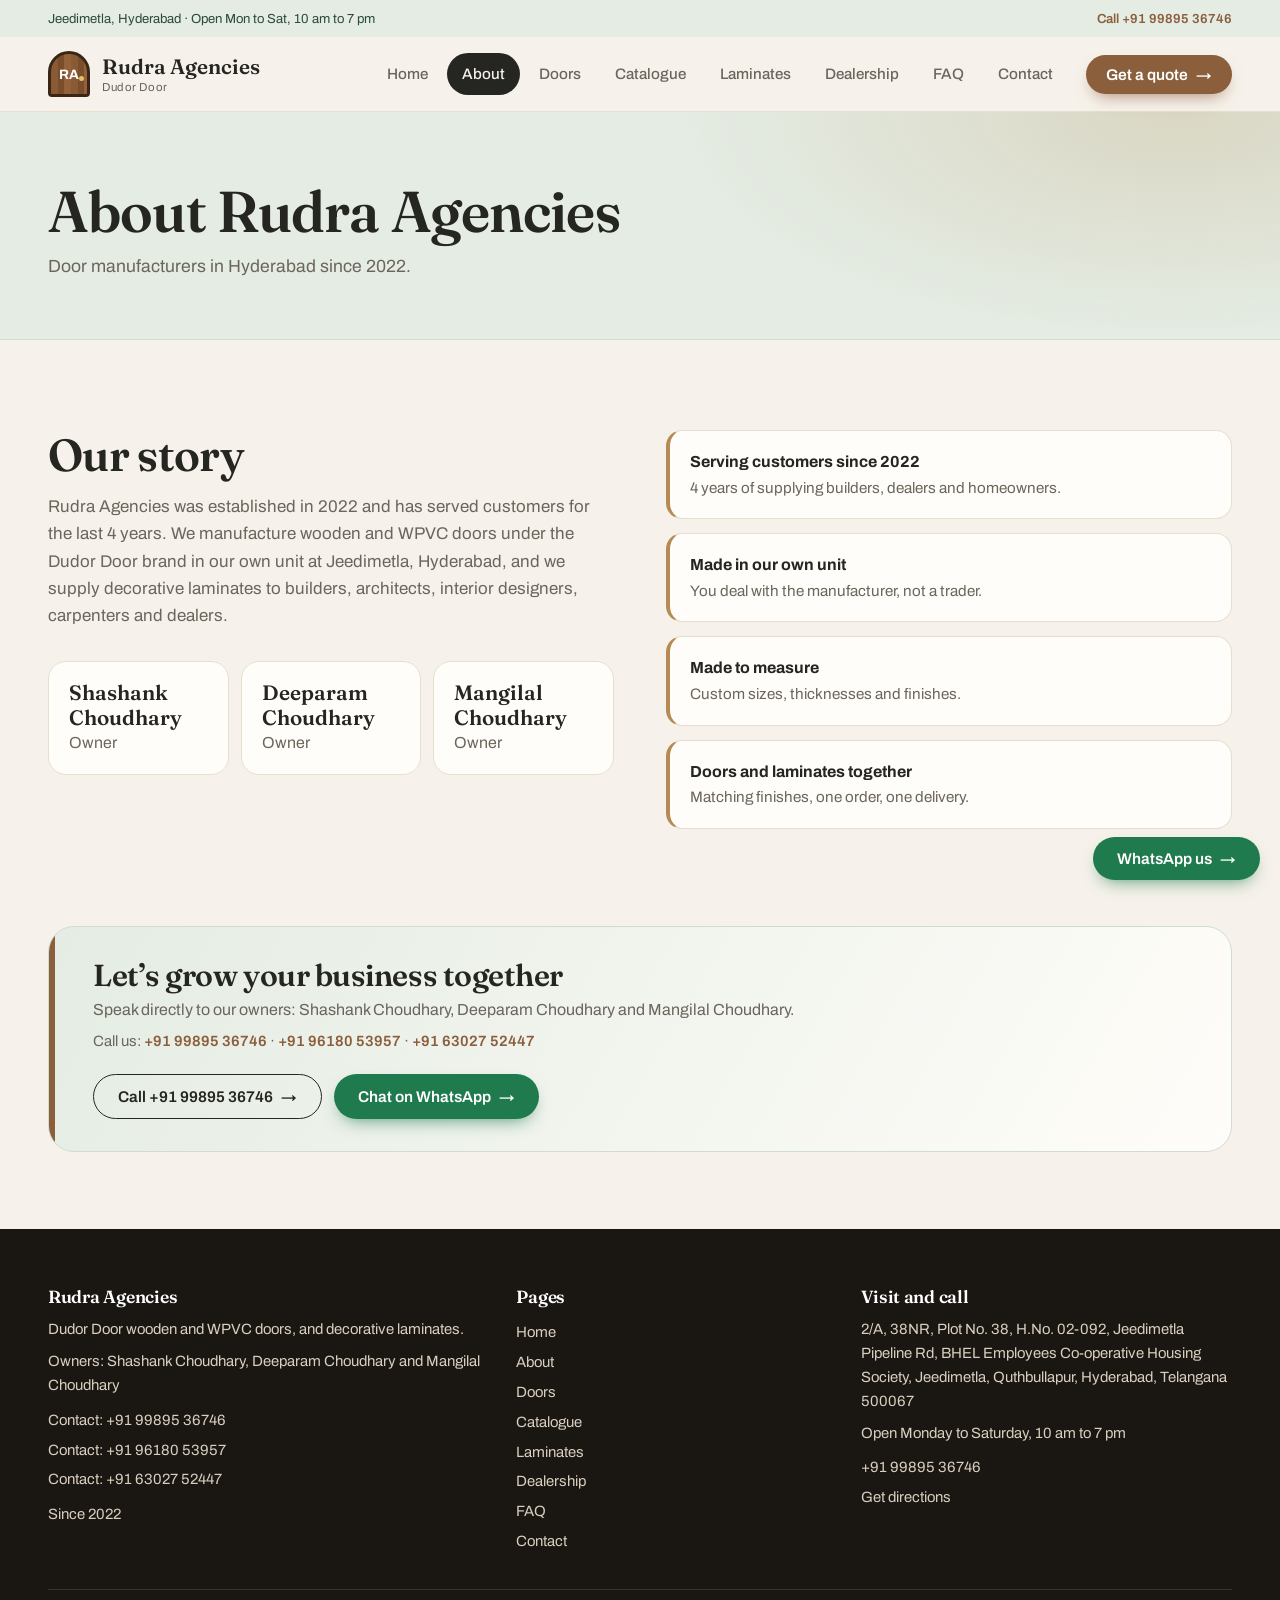
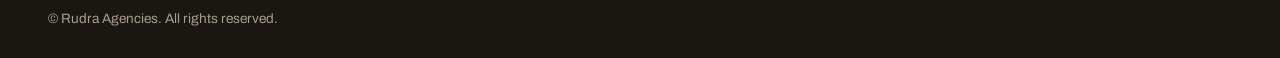
<file: about.html>
<!DOCTYPE html>
<html lang="en"><head><meta charset="utf-8"><meta name="viewport" content="width=device-width, initial-scale=1, viewport-fit=cover">
<title>About Us | Rudra Agencies, Door Manufacturers in Hyderabad</title><meta name="description" content="Rudra Agencies, owned by Shashank Choudhary, Deeparam Choudhary and Mangilal Choudhary, has made Dudor Door wooden and WPVC doors in Jeedimetla, Hyderabad since 2022.">
<link rel="preconnect" href="https://fonts.googleapis.com"><link rel="preconnect" href="https://fonts.gstatic.com" crossorigin>
<link href="https://fonts.googleapis.com/css2?family=Archivo:wght@400;500;600;700&family=Fraunces:opsz,wght@9..144,500;9..144,600&display=swap" rel="stylesheet">
<link rel="stylesheet" href="style.css"><script>document.documentElement.classList.add("js");setTimeout(function(){[].forEach.call(document.querySelectorAll(".rv"),function(e){e.classList.add("in")})},3500)</script></head><body data-page="about">
<div class="util"><div class="wrap"><span>Jeedimetla, Hyderabad · Open Mon to Sat, 10 am to 7 pm</span><a href="tel:+919989536746">Call +91 99895 36746</a></div></div><header class="top"><div class="wrap bar"><a class="logo" href="index.html" aria-label="Rudra Agencies home"><span class="mark" aria-hidden="true">RA</span><span><b>Rudra Agencies</b><small>Dudor Door</small></span></a><button class="burger" aria-label="Open menu" aria-expanded="false"><span></span></button><nav aria-label="Main"><a href="index.html">Home</a><a href="about.html" class="on" aria-current="page">About</a><a href="doors.html">Doors</a><a href="catalogue.html">Catalogue</a><a href="laminates.html">Laminates</a><a href="dealership.html">Dealership</a><a href="faq.html">FAQ</a><a href="contact.html">Contact</a></nav><a class="btn" href="dealership.html">Get a quote</a></div></header>
<main><div class="pagehead"><div class="wrap"><h1>About Rudra Agencies</h1><p>Door manufacturers in Hyderabad since 2022.</p></div></div><section class="rv"><div class="wrap two">
<div><h2>Our story</h2><p class="sub">Rudra Agencies was established in 2022 and has served customers for the last 4 years. We manufacture wooden and WPVC doors under the Dudor Door brand in our own unit at Jeedimetla, Hyderabad, and we supply decorative laminates to builders, architects, interior designers, carpenters and dealers.</p>
<div class="owners"><div class="owner"><b>Shashank Choudhary</b>Owner</div><div class="owner"><b>Deeparam Choudhary</b>Owner</div><div class="owner"><b>Mangilal Choudhary</b>Owner</div></div></div>
<div class="facts"><div class="fact"><b>Serving customers since 2022</b><span>4 years of supplying builders, dealers and homeowners.</span></div>
<div class="fact"><b>Made in our own unit</b><span>You deal with the manufacturer, not a trader.</span></div>
<div class="fact"><b>Made to measure</b><span>Custom sizes, thicknesses and finishes.</span></div>
<div class="fact"><b>Doors and laminates together</b><span>Matching finishes, one order, one delivery.</span></div></div>
</div></section><section class="cta2 rv"><div class="wrap"><div class="cta-card"><div class="cta-text"><h2>Let’s grow your business together</h2><p>Speak directly to our owners: Shashank Choudhary, Deeparam Choudhary and Mangilal Choudhary.</p><p class="nums">Call us: <a href="tel:+919989536746">+91 99895 36746</a> · <a href="tel:+919618053957">+91 96180 53957</a> · <a href="tel:+916302752447">+91 63027 52447</a></p></div><div class="cta-actions"><a class="btn alt" href="tel:+919989536746">Call +91 99895 36746</a><a class="btn" href="https://wa.me/919989536746?text=Hello%2C%20I%20would%20like%20to%20know%20more%20about%20your%20doors%20and%20laminates." target="_blank" rel="noopener">Chat on WhatsApp</a></div></div></div></section></main>
<footer class="foot2"><div class="wrap"><div class="fgrid"><div><h4>Rudra Agencies</h4><p>Dudor Door wooden and WPVC doors, and decorative laminates.</p><p>Owners: Shashank Choudhary, Deeparam Choudhary and Mangilal Choudhary</p><a href="tel:+919989536746">Contact: +91 99895 36746</a><a href="tel:+919618053957">Contact: +91 96180 53957</a><a href="tel:+916302752447">Contact: +91 63027 52447</a><p style="margin-top:8px">Since 2022</p></div><div><h4>Pages</h4><a href="index.html">Home</a><a href="about.html">About</a><a href="doors.html">Doors</a><a href="catalogue.html">Catalogue</a><a href="laminates.html">Laminates</a><a href="dealership.html">Dealership</a><a href="faq.html">FAQ</a><a href="contact.html">Contact</a></div><div><h4>Visit and call</h4><p>2/A, 38NR, Plot No. 38, H.No. 02-092, Jeedimetla Pipeline Rd, BHEL Employees Co-operative Housing Society, Jeedimetla, Quthbullapur, Hyderabad, Telangana 500067</p><p>Open Monday to Saturday, 10 am to 7 pm</p><a href="tel:+919989536746">+91 99895 36746</a><a href="https://maps.app.goo.gl/E9idkD42hNt2owY36" target="_blank" rel="noopener">Get directions</a></div></div><div class="copy">© Rudra Agencies. All rights reserved.</div></div></footer><div class="mbar"><a class="btn" href="tel:+919989536746">Call</a><a class="btn" href="https://wa.me/919989536746?text=Hello%2C%20I%20would%20like%20to%20know%20more%20about%20your%20doors%20and%20laminates." target="_blank" rel="noopener">WhatsApp</a></div><a class="btn fab" href="https://wa.me/919989536746?text=Hello%2C%20I%20would%20like%20to%20know%20more%20about%20your%20doors%20and%20laminates." target="_blank" rel="noopener">WhatsApp us</a><script src="app.js"></script></body></html>
</file>
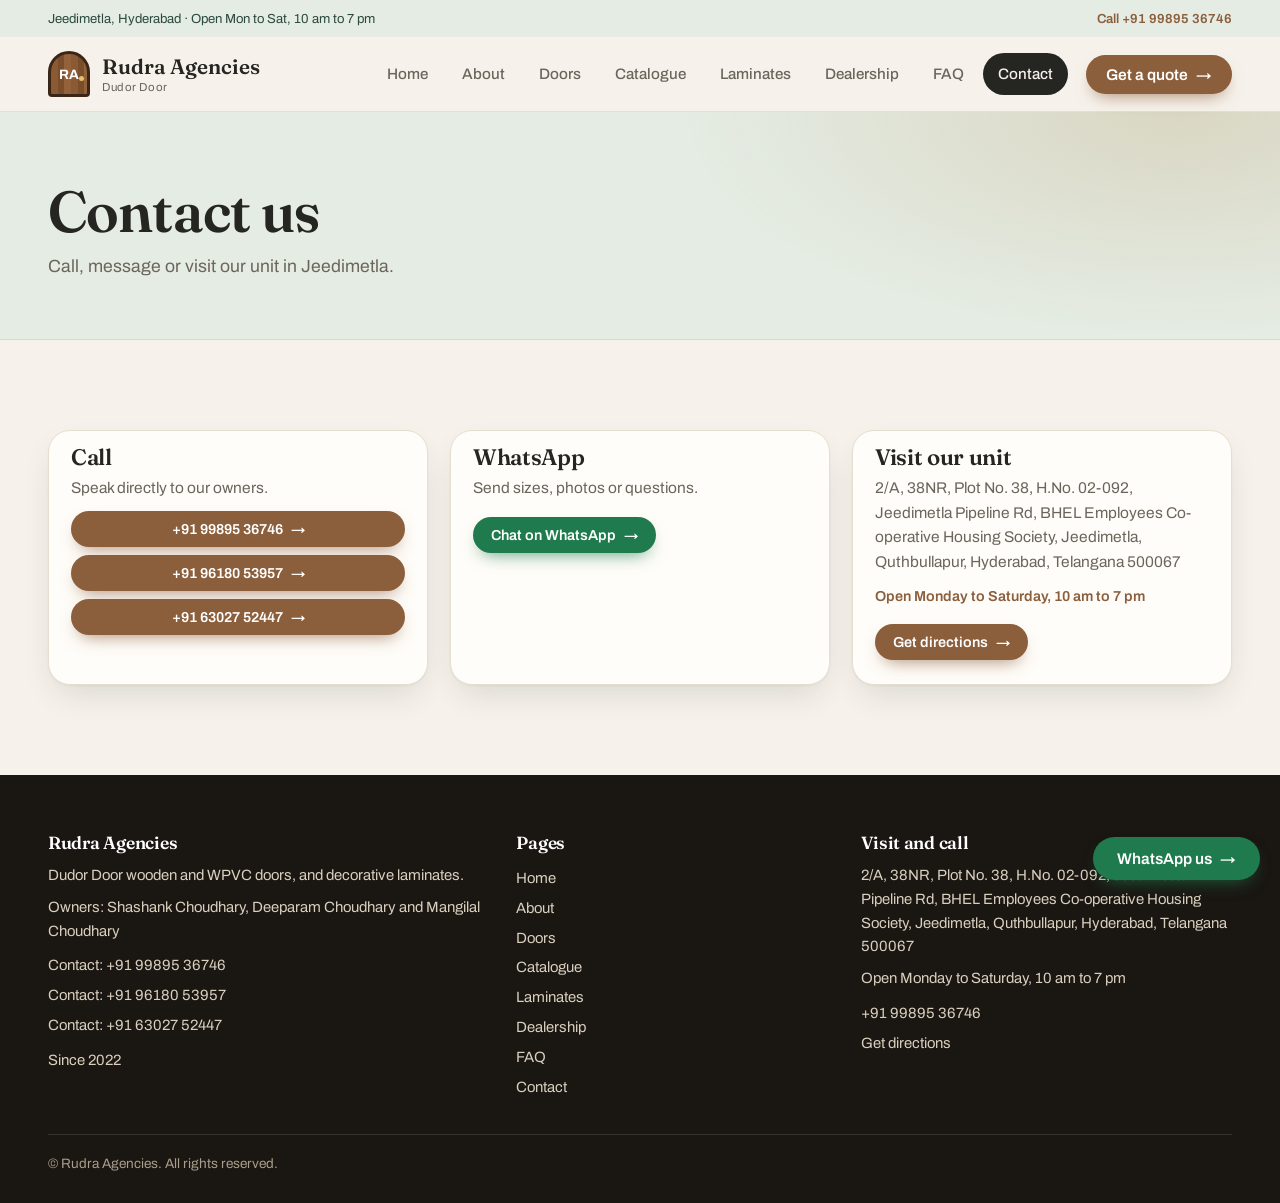
<file: contact.html>
<!DOCTYPE html>
<html lang="en"><head><meta charset="utf-8"><meta name="viewport" content="width=device-width, initial-scale=1, viewport-fit=cover">
<title>Contact Rudra Agencies | Jeedimetla, Hyderabad</title><meta name="description" content="Call 99895 36746 or visit Rudra Agencies at Jeedimetla Pipeline Rd, Hyderabad 500067 for wooden and WPVC doors and laminates.">
<link rel="preconnect" href="https://fonts.googleapis.com"><link rel="preconnect" href="https://fonts.gstatic.com" crossorigin>
<link href="https://fonts.googleapis.com/css2?family=Archivo:wght@400;500;600;700&family=Fraunces:opsz,wght@9..144,500;9..144,600&display=swap" rel="stylesheet">
<link rel="stylesheet" href="style.css"><script>document.documentElement.classList.add("js");setTimeout(function(){[].forEach.call(document.querySelectorAll(".rv"),function(e){e.classList.add("in")})},3500)</script></head><body data-page="contact">
<div class="util"><div class="wrap"><span>Jeedimetla, Hyderabad · Open Mon to Sat, 10 am to 7 pm</span><a href="tel:+919989536746">Call +91 99895 36746</a></div></div><header class="top"><div class="wrap bar"><a class="logo" href="index.html" aria-label="Rudra Agencies home"><span class="mark" aria-hidden="true">RA</span><span><b>Rudra Agencies</b><small>Dudor Door</small></span></a><button class="burger" aria-label="Open menu" aria-expanded="false"><span></span></button><nav aria-label="Main"><a href="index.html">Home</a><a href="about.html">About</a><a href="doors.html">Doors</a><a href="catalogue.html">Catalogue</a><a href="laminates.html">Laminates</a><a href="dealership.html">Dealership</a><a href="faq.html">FAQ</a><a href="contact.html" class="on" aria-current="page">Contact</a></nav><a class="btn" href="dealership.html">Get a quote</a></div></header>
<main><div class="pagehead"><div class="wrap"><h1>Contact us</h1><p>Call, message or visit our unit in Jeedimetla.</p></div></div><section class="rv"><div class="wrap"><div class="cards">
<div class="pcard rv"><h3>Call</h3><p>Speak directly to our owners.</p><div class="numlist"><a class="btn" href="tel:+919989536746">+91 99895 36746</a><a class="btn" href="tel:+919618053957">+91 96180 53957</a><a class="btn" href="tel:+916302752447">+91 63027 52447</a></div></div>
<div class="pcard rv"><h3>WhatsApp</h3><p>Send sizes, photos or questions.</p><a class="btn" href="https://wa.me/919989536746?text=Hello%2C%20I%20would%20like%20to%20know%20more%20about%20your%20doors%20and%20laminates." target="_blank" rel="noopener">Chat on WhatsApp</a></div>
<div class="pcard rv"><h3>Visit our unit</h3><p>2/A, 38NR, Plot No. 38, H.No. 02-092, Jeedimetla Pipeline Rd, BHEL Employees Co-operative Housing Society, Jeedimetla, Quthbullapur, Hyderabad, Telangana 500067</p><p class="use">Open Monday to Saturday, 10 am to 7 pm</p><a class="btn" href="https://maps.app.goo.gl/E9idkD42hNt2owY36" target="_blank" rel="noopener">Get directions</a></div>
</div></div></section></main>
<footer class="foot2"><div class="wrap"><div class="fgrid"><div><h4>Rudra Agencies</h4><p>Dudor Door wooden and WPVC doors, and decorative laminates.</p><p>Owners: Shashank Choudhary, Deeparam Choudhary and Mangilal Choudhary</p><a href="tel:+919989536746">Contact: +91 99895 36746</a><a href="tel:+919618053957">Contact: +91 96180 53957</a><a href="tel:+916302752447">Contact: +91 63027 52447</a><p style="margin-top:8px">Since 2022</p></div><div><h4>Pages</h4><a href="index.html">Home</a><a href="about.html">About</a><a href="doors.html">Doors</a><a href="catalogue.html">Catalogue</a><a href="laminates.html">Laminates</a><a href="dealership.html">Dealership</a><a href="faq.html">FAQ</a><a href="contact.html">Contact</a></div><div><h4>Visit and call</h4><p>2/A, 38NR, Plot No. 38, H.No. 02-092, Jeedimetla Pipeline Rd, BHEL Employees Co-operative Housing Society, Jeedimetla, Quthbullapur, Hyderabad, Telangana 500067</p><p>Open Monday to Saturday, 10 am to 7 pm</p><a href="tel:+919989536746">+91 99895 36746</a><a href="https://maps.app.goo.gl/E9idkD42hNt2owY36" target="_blank" rel="noopener">Get directions</a></div></div><div class="copy">© Rudra Agencies. All rights reserved.</div></div></footer><div class="mbar"><a class="btn" href="tel:+919989536746">Call</a><a class="btn" href="https://wa.me/919989536746?text=Hello%2C%20I%20would%20like%20to%20know%20more%20about%20your%20doors%20and%20laminates." target="_blank" rel="noopener">WhatsApp</a></div><a class="btn fab" href="https://wa.me/919989536746?text=Hello%2C%20I%20would%20like%20to%20know%20more%20about%20your%20doors%20and%20laminates." target="_blank" rel="noopener">WhatsApp us</a><script src="app.js"></script></body></html>
</file>
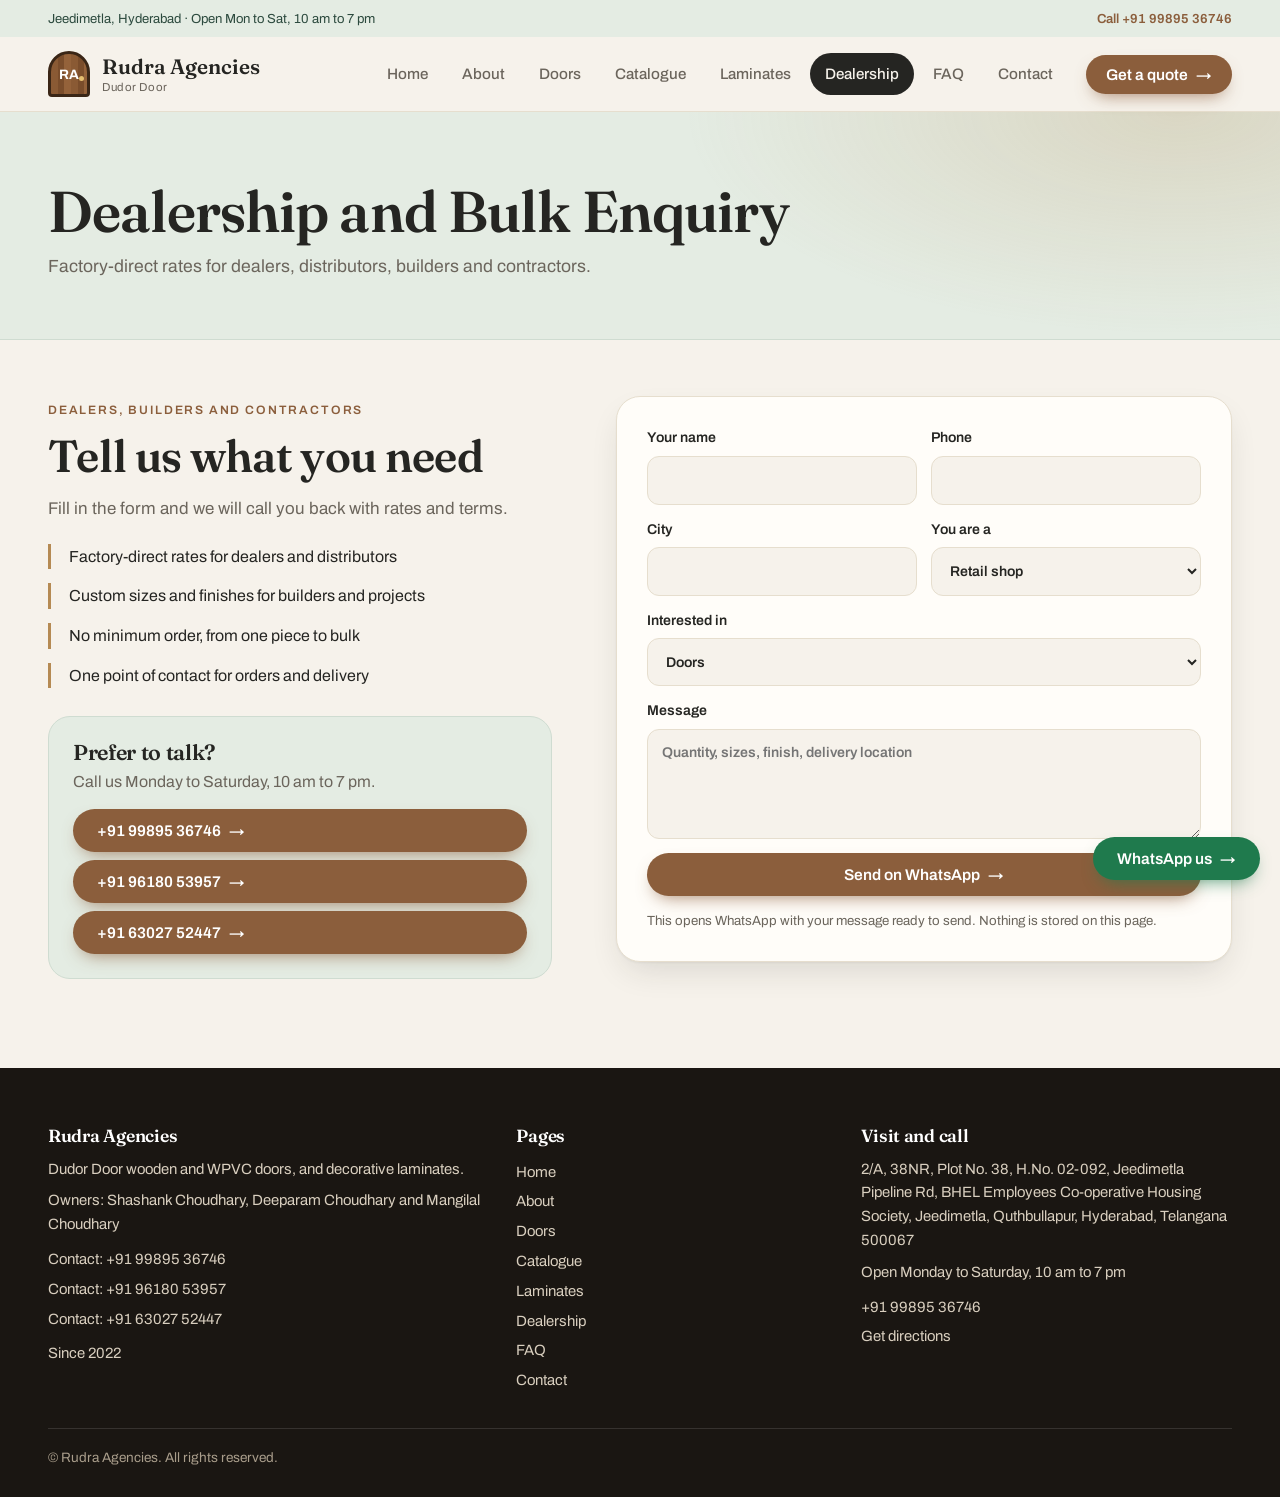
<file: dealership.html>
<!DOCTYPE html>
<html lang="en"><head><meta charset="utf-8"><meta name="viewport" content="width=device-width, initial-scale=1, viewport-fit=cover">
<title>Dealership and Bulk Door Enquiry | Rudra Agencies Hyderabad</title><meta name="description" content="Become a dealer or buy doors and laminates in bulk from Rudra Agencies, Jeedimetla, Hyderabad.">
<link rel="preconnect" href="https://fonts.googleapis.com"><link rel="preconnect" href="https://fonts.gstatic.com" crossorigin>
<link href="https://fonts.googleapis.com/css2?family=Archivo:wght@400;500;600;700&family=Fraunces:opsz,wght@9..144,500;9..144,600&display=swap" rel="stylesheet">
<link rel="stylesheet" href="style.css"><script>document.documentElement.classList.add("js");setTimeout(function(){[].forEach.call(document.querySelectorAll(".rv"),function(e){e.classList.add("in")})},3500)</script></head><body data-page="dealership">
<div class="util"><div class="wrap"><span>Jeedimetla, Hyderabad · Open Mon to Sat, 10 am to 7 pm</span><a href="tel:+919989536746">Call +91 99895 36746</a></div></div><header class="top"><div class="wrap bar"><a class="logo" href="index.html" aria-label="Rudra Agencies home"><span class="mark" aria-hidden="true">RA</span><span><b>Rudra Agencies</b><small>Dudor Door</small></span></a><button class="burger" aria-label="Open menu" aria-expanded="false"><span></span></button><nav aria-label="Main"><a href="index.html">Home</a><a href="about.html">About</a><a href="doors.html">Doors</a><a href="catalogue.html">Catalogue</a><a href="laminates.html">Laminates</a><a href="dealership.html" class="on" aria-current="page">Dealership</a><a href="faq.html">FAQ</a><a href="contact.html">Contact</a></nav><a class="btn" href="dealership.html">Get a quote</a></div></header>
<main><div class="pagehead"><div class="wrap"><h1>Dealership and Bulk Enquiry</h1><p>Factory-direct rates for dealers, distributors, builders and contractors.</p></div></div><section class="deal rv"><div class="wrap dgrid"><div class="dintro"><span class="eyebrow">Dealers, builders and contractors</span><h2>Tell us what you need</h2><p class="sub">Fill in the form and we will call you back with rates and terms.</p><ul class="perks"><li>Factory-direct rates for dealers and distributors</li><li>Custom sizes and finishes for builders and projects</li><li>No minimum order, from one piece to bulk</li><li>One point of contact for orders and delivery</li></ul></div><form id="qf"><div class="row"><label>Your name<input name="n" required autocomplete="name"></label><label>Phone<input name="p" type="tel" inputmode="tel" required autocomplete="tel"></label></div><div class="row"><label>City<input name="c" autocomplete="address-level2"></label><label>You are a<select name="b"><option>Retail shop</option><option>Wholesaler</option><option>Distributor</option><option>Builder or contractor</option><option>Interior designer</option><option>Homeowner</option></select></label></div><label>Interested in<select name="t"><option>Doors</option><option>Decorative laminates</option><option>Doors and laminates</option></select></label><label>Message<textarea name="d" placeholder="Quantity, sizes, finish, delivery location"></textarea></label><button class="btn" type="submit">Send on WhatsApp</button><p class="hint">This opens WhatsApp with your message ready to send. Nothing is stored on this page.</p></form><div class="dcall"><h3>Prefer to talk?</h3><p>Call us Monday to Saturday, 10 am to 7 pm.</p><div class="numlist"><a class="btn" href="tel:+919989536746">+91 99895 36746</a><a class="btn" href="tel:+919618053957">+91 96180 53957</a><a class="btn" href="tel:+916302752447">+91 63027 52447</a></div></div></div></section></main>
<footer class="foot2"><div class="wrap"><div class="fgrid"><div><h4>Rudra Agencies</h4><p>Dudor Door wooden and WPVC doors, and decorative laminates.</p><p>Owners: Shashank Choudhary, Deeparam Choudhary and Mangilal Choudhary</p><a href="tel:+919989536746">Contact: +91 99895 36746</a><a href="tel:+919618053957">Contact: +91 96180 53957</a><a href="tel:+916302752447">Contact: +91 63027 52447</a><p style="margin-top:8px">Since 2022</p></div><div><h4>Pages</h4><a href="index.html">Home</a><a href="about.html">About</a><a href="doors.html">Doors</a><a href="catalogue.html">Catalogue</a><a href="laminates.html">Laminates</a><a href="dealership.html">Dealership</a><a href="faq.html">FAQ</a><a href="contact.html">Contact</a></div><div><h4>Visit and call</h4><p>2/A, 38NR, Plot No. 38, H.No. 02-092, Jeedimetla Pipeline Rd, BHEL Employees Co-operative Housing Society, Jeedimetla, Quthbullapur, Hyderabad, Telangana 500067</p><p>Open Monday to Saturday, 10 am to 7 pm</p><a href="tel:+919989536746">+91 99895 36746</a><a href="https://maps.app.goo.gl/E9idkD42hNt2owY36" target="_blank" rel="noopener">Get directions</a></div></div><div class="copy">© Rudra Agencies. All rights reserved.</div></div></footer><div class="mbar"><a class="btn" href="tel:+919989536746">Call</a><a class="btn" href="https://wa.me/919989536746?text=Hello%2C%20I%20would%20like%20to%20know%20more%20about%20your%20doors%20and%20laminates." target="_blank" rel="noopener">WhatsApp</a></div><a class="btn fab" href="https://wa.me/919989536746?text=Hello%2C%20I%20would%20like%20to%20know%20more%20about%20your%20doors%20and%20laminates." target="_blank" rel="noopener">WhatsApp us</a><script>
document.getElementById("qf").addEventListener("submit",function(e){e.preventDefault();var f=e.target;
var m="Hello, I am "+f.n.value+" ("+f.p.value+")"+(f.c.value?" from "+f.c.value:"")+". I am a "+f.b.value+" looking for "+f.t.value+".";
if(f.d.value)m+=" Details: "+f.d.value;window.open("https://wa.me/919989536746?text="+encodeURIComponent(m),"_blank","noopener")});
</script><script src="app.js"></script></body></html>
</file>
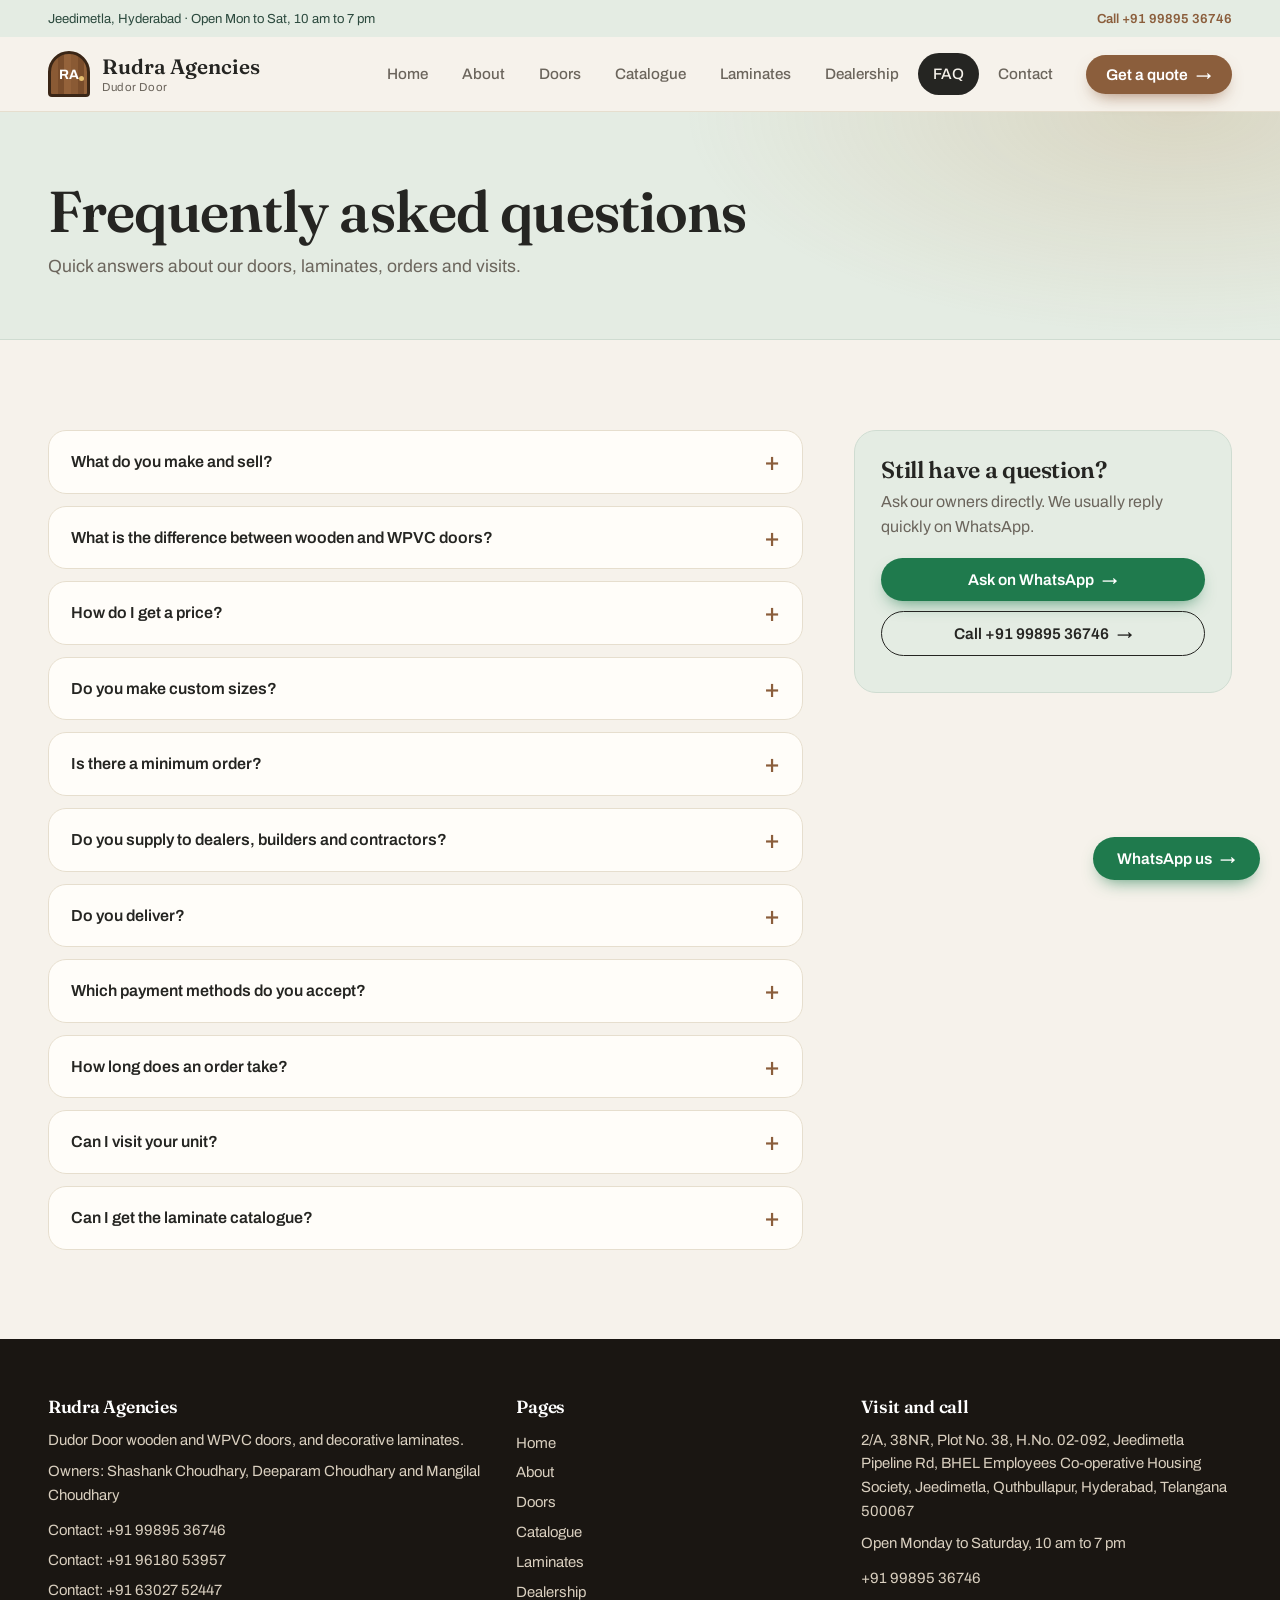
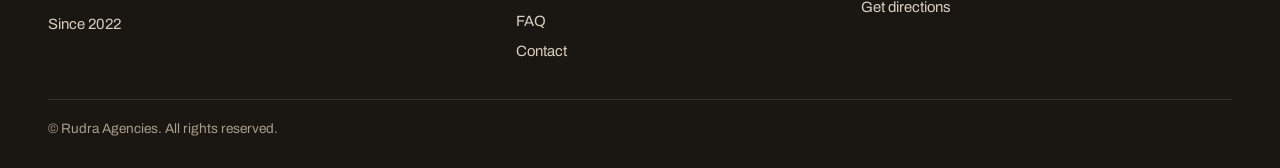
<file: faq.html>
<!DOCTYPE html>
<html lang="en"><head><meta charset="utf-8"><meta name="viewport" content="width=device-width, initial-scale=1, viewport-fit=cover">
<title>FAQ | Rudra Agencies, Doors and Laminates in Hyderabad</title><meta name="description" content="Answers to common questions about Rudra Agencies wooden and WPVC doors, laminates, custom sizes, dealership and visits in Jeedimetla, Hyderabad.">
<link rel="preconnect" href="https://fonts.googleapis.com"><link rel="preconnect" href="https://fonts.gstatic.com" crossorigin>
<link href="https://fonts.googleapis.com/css2?family=Archivo:wght@400;500;600;700&family=Fraunces:opsz,wght@9..144,500;9..144,600&display=swap" rel="stylesheet">
<link rel="stylesheet" href="style.css"><script type="application/ld+json">{"@context": "https://schema.org", "@type": "FAQPage", "mainEntity": [{"@type": "Question", "name": "What do you make and sell?", "acceptedAnswer": {"@type": "Answer", "text": "We manufacture wooden and WPVC doors under the Dudor Door brand, and we supply decorative laminates for wardrobes, kitchens, furniture, wall panels and doors."}}, {"@type": "Question", "name": "What is the difference between wooden and WPVC doors?", "acceptedAnswer": {"@type": "Answer", "text": "Wooden doors have a natural, solid look and suit bedrooms, main entrances and living areas. WPVC doors resist water and termites and do not swell or warp, so they suit bathrooms, kitchens, balconies and damp areas."}}, {"@type": "Question", "name": "How do I get a price?", "acceptedAnswer": {"@type": "Answer", "text": "Tap Ask for price on any product and it opens WhatsApp with your message ready. You can also call us directly on +91 99895 36746, +91 96180 53957 or +91 63027 52447. Share the size, quantity and finish you need so we can quote accurately."}}, {"@type": "Question", "name": "Do you make custom sizes?", "acceptedAnswer": {"@type": "Answer", "text": "Yes, we take custom size and bulk requests. Send us the opening size and quantity on WhatsApp, and we will confirm what is possible along with the price."}}, {"@type": "Question", "name": "Is there a minimum order?", "acceptedAnswer": {"@type": "Answer", "text": "No, there is no minimum order. You can order just what you need, from a single piece to bulk quantities."}}, {"@type": "Question", "name": "Do you supply to dealers, builders and contractors?", "acceptedAnswer": {"@type": "Answer", "text": "Yes. Use the Dealership page to send us your requirement, and we will call you back with rates and terms for dealers, distributors, builders and contractors."}}, {"@type": "Question", "name": "Do you deliver?", "acceptedAnswer": {"@type": "Answer", "text": "Yes, we deliver anywhere across Hyderabad. Tell us your delivery location when you send your enquiry, and we will confirm the delivery details and charges along with your quote."}}, {"@type": "Question", "name": "Which payment methods do you accept?", "acceptedAnswer": {"@type": "Answer", "text": "We accept all kinds of payment methods, so you can pay in the way that is easiest for you."}}, {"@type": "Question", "name": "How long does an order take?", "acceptedAnswer": {"@type": "Answer", "text": "Your order is ready in a maximum of 2 days. Share your requirement and we will confirm the exact timing together with your quote."}}, {"@type": "Question", "name": "Can I visit your unit?", "acceptedAnswer": {"@type": "Answer", "text": "Yes, our unit is in Jeedimetla, Hyderabad, and you can visit Monday to Saturday between 10 am and 7 pm. Use the Get directions button on the Contact page to find us."}}, {"@type": "Question", "name": "Can I get the laminate catalogue?", "acceptedAnswer": {"@type": "Answer", "text": "Yes. Tap any colour on the Laminates page, or message us on WhatsApp, and we will share the available designs and prices."}}]}</script><script>document.documentElement.classList.add("js");setTimeout(function(){[].forEach.call(document.querySelectorAll(".rv"),function(e){e.classList.add("in")})},3500)</script></head><body data-page="faq">
<div class="util"><div class="wrap"><span>Jeedimetla, Hyderabad · Open Mon to Sat, 10 am to 7 pm</span><a href="tel:+919989536746">Call +91 99895 36746</a></div></div><header class="top"><div class="wrap bar"><a class="logo" href="index.html" aria-label="Rudra Agencies home"><span class="mark" aria-hidden="true">RA</span><span><b>Rudra Agencies</b><small>Dudor Door</small></span></a><button class="burger" aria-label="Open menu" aria-expanded="false"><span></span></button><nav aria-label="Main"><a href="index.html">Home</a><a href="about.html">About</a><a href="doors.html">Doors</a><a href="catalogue.html">Catalogue</a><a href="laminates.html">Laminates</a><a href="dealership.html">Dealership</a><a href="faq.html" class="on" aria-current="page">FAQ</a><a href="contact.html">Contact</a></nav><a class="btn" href="dealership.html">Get a quote</a></div></header>
<main><div class="pagehead"><div class="wrap"><h1>Frequently asked questions</h1><p>Quick answers about our doors, laminates, orders and visits.</p></div></div><section class="rv"><div class="wrap faqwrap"><div class="faqs"><details class="faq"><summary>What do you make and sell?</summary><div class="ans"><p>We manufacture wooden and WPVC doors under the Dudor Door brand, and we supply decorative laminates for wardrobes, kitchens, furniture, wall panels and doors.</p></div></details><details class="faq"><summary>What is the difference between wooden and WPVC doors?</summary><div class="ans"><p>Wooden doors have a natural, solid look and suit bedrooms, main entrances and living areas. WPVC doors resist water and termites and do not swell or warp, so they suit bathrooms, kitchens, balconies and damp areas.</p></div></details><details class="faq"><summary>How do I get a price?</summary><div class="ans"><p>Tap Ask for price on any product and it opens WhatsApp with your message ready. You can also call us directly on +91 99895 36746, +91 96180 53957 or +91 63027 52447. Share the size, quantity and finish you need so we can quote accurately.</p></div></details><details class="faq"><summary>Do you make custom sizes?</summary><div class="ans"><p>Yes, we take custom size and bulk requests. Send us the opening size and quantity on WhatsApp, and we will confirm what is possible along with the price.</p></div></details><details class="faq"><summary>Is there a minimum order?</summary><div class="ans"><p>No, there is no minimum order. You can order just what you need, from a single piece to bulk quantities.</p></div></details><details class="faq"><summary>Do you supply to dealers, builders and contractors?</summary><div class="ans"><p>Yes. Use the Dealership page to send us your requirement, and we will call you back with rates and terms for dealers, distributors, builders and contractors.</p></div></details><details class="faq"><summary>Do you deliver?</summary><div class="ans"><p>Yes, we deliver anywhere across Hyderabad. Tell us your delivery location when you send your enquiry, and we will confirm the delivery details and charges along with your quote.</p></div></details><details class="faq"><summary>Which payment methods do you accept?</summary><div class="ans"><p>We accept all kinds of payment methods, so you can pay in the way that is easiest for you.</p></div></details><details class="faq"><summary>How long does an order take?</summary><div class="ans"><p>Your order is ready in a maximum of 2 days. Share your requirement and we will confirm the exact timing together with your quote.</p></div></details><details class="faq"><summary>Can I visit your unit?</summary><div class="ans"><p>Yes, our unit is in Jeedimetla, Hyderabad, and you can visit Monday to Saturday between 10 am and 7 pm. Use the Get directions button on the Contact page to find us.</p></div></details><details class="faq"><summary>Can I get the laminate catalogue?</summary><div class="ans"><p>Yes. Tap any colour on the Laminates page, or message us on WhatsApp, and we will share the available designs and prices.</p></div></details></div><aside class="faqside"><h3>Still have a question?</h3><p>Ask our owners directly. We usually reply quickly on WhatsApp.</p><a class="btn" href="https://wa.me/919989536746?text=Hello%2C%20I%20would%20like%20to%20know%20more%20about%20your%20doors%20and%20laminates." target="_blank" rel="noopener">Ask on WhatsApp</a><a class="btn alt" href="tel:+919989536746">Call +91 99895 36746</a></aside></div></section></main>
<footer class="foot2"><div class="wrap"><div class="fgrid"><div><h4>Rudra Agencies</h4><p>Dudor Door wooden and WPVC doors, and decorative laminates.</p><p>Owners: Shashank Choudhary, Deeparam Choudhary and Mangilal Choudhary</p><a href="tel:+919989536746">Contact: +91 99895 36746</a><a href="tel:+919618053957">Contact: +91 96180 53957</a><a href="tel:+916302752447">Contact: +91 63027 52447</a><p style="margin-top:8px">Since 2022</p></div><div><h4>Pages</h4><a href="index.html">Home</a><a href="about.html">About</a><a href="doors.html">Doors</a><a href="catalogue.html">Catalogue</a><a href="laminates.html">Laminates</a><a href="dealership.html">Dealership</a><a href="faq.html">FAQ</a><a href="contact.html">Contact</a></div><div><h4>Visit and call</h4><p>2/A, 38NR, Plot No. 38, H.No. 02-092, Jeedimetla Pipeline Rd, BHEL Employees Co-operative Housing Society, Jeedimetla, Quthbullapur, Hyderabad, Telangana 500067</p><p>Open Monday to Saturday, 10 am to 7 pm</p><a href="tel:+919989536746">+91 99895 36746</a><a href="https://maps.app.goo.gl/E9idkD42hNt2owY36" target="_blank" rel="noopener">Get directions</a></div></div><div class="copy">© Rudra Agencies. All rights reserved.</div></div></footer><div class="mbar"><a class="btn" href="tel:+919989536746">Call</a><a class="btn" href="https://wa.me/919989536746?text=Hello%2C%20I%20would%20like%20to%20know%20more%20about%20your%20doors%20and%20laminates." target="_blank" rel="noopener">WhatsApp</a></div><a class="btn fab" href="https://wa.me/919989536746?text=Hello%2C%20I%20would%20like%20to%20know%20more%20about%20your%20doors%20and%20laminates." target="_blank" rel="noopener">WhatsApp us</a><script src="app.js"></script></body></html>
</file>
<file: style.css>
:root{--bg:#F6F2EB;--surface:#FFFDF9;--ink:#252522;--muted:#6b655c;--line:#e6dece;--wal:#8B5E3C;--wal2:#744c2e;--gold:#B58A53;--deep:#25201b;--on:#fff;--st1:#e8efe6;--st2:#d5e2d8;--sage:#E4ECE3;--sage2:#cfdcd1;--sage-ink:#2c4a3e;--ring:rgba(139,94,60,.3);--sh:0 1px 2px rgba(37,37,34,.05),0 14px 34px -10px rgba(37,37,34,.16)}
@media(prefers-color-scheme:dark){:root{--bg:#16130f;--surface:#201c17;--ink:#f3eee5;--muted:#aca294;--line:#352f27;--wal:#c99a66;--wal2:#d8ab78;--deep:#0f0d0a;--on:#1b1510;--st1:#26302a;--st2:#1f2822;--sage:#1d2722;--sage2:#2a3a31;--sage-ink:#bcd5c6;--sh:0 14px 34px -10px rgba(0,0,0,.65)}}
*{box-sizing:border-box}html{scroll-behavior:smooth}
body{margin:0;background:var(--bg);color:var(--ink);font:400 1rem/1.6 Archivo,system-ui,-apple-system,"Segoe UI",sans-serif;-webkit-font-smoothing:antialiased}
h1,h2,h3,h4{font-family:Fraunces,Georgia,serif;font-weight:600;letter-spacing:-.015em;line-height:1.1}
a{color:inherit}:focus-visible{outline:3px solid var(--gold);outline-offset:3px}
.wrap{max-width:1160px;margin:0 auto;padding:0 22px}
.util{background:var(--sage);color:var(--sage-ink);font-size:.82rem}.util .wrap{display:flex;justify-content:space-between;padding-block:8px}.util a{color:var(--wal);text-decoration:none;font-weight:600}
.top{position:sticky;top:0;z-index:20;background:color-mix(in srgb,var(--bg) 88%,transparent);-webkit-backdrop-filter:blur(14px);backdrop-filter:blur(14px);border-bottom:1px solid var(--line)}
.bar{display:flex;align-items:center;gap:18px;height:74px}
.logo{display:flex;align-items:center;gap:12px;text-decoration:none;line-height:1.1}
.mark{width:42px;height:46px;border-radius:21px 21px 4px 4px;background:repeating-linear-gradient(90deg,#8a5a34 0 7px,#7a4d2b 7px 13px,#94623a 13px 20px);border:3px solid #3a2616;display:grid;place-items:center;color:#fff;font:700 .85rem Archivo,sans-serif;position:relative}
.mark:after{content:"";position:absolute;right:3px;top:56%;width:5px;height:5px;border-radius:50%;background:#e6c071}
.logo b{display:block;font:600 1.3rem Fraunces,Georgia,serif}.logo small{display:block;font-size:.72rem;color:var(--muted);letter-spacing:.05em;margin-top:2px}
nav{margin-left:auto;display:flex;gap:4px}
nav a{padding:9px 15px;border-radius:999px;text-decoration:none;font-weight:500;font-size:.95rem;color:var(--muted);transition:background .2s,color .2s}
nav a:hover{background:rgba(139,94,60,.12);color:var(--ink)}nav a.on{background:var(--ink);color:var(--bg)}
.burger{display:none;margin-left:auto;width:46px;height:46px;border-radius:12px;border:1px solid var(--line);background:var(--surface);cursor:pointer}
.burger span{display:block;width:18px;height:2px;background:var(--ink);margin:auto;box-shadow:0 6px 0 var(--ink),0 -6px 0 var(--ink)}
.btn{display:inline-flex;align-items:center;gap:8px;background:var(--wal);color:var(--on);padding:13px 24px;border-radius:999px;font:600 .97rem Archivo,sans-serif;text-decoration:none;border:0;cursor:pointer;box-shadow:0 8px 18px -8px rgba(139,94,60,.8);transition:transform .2s,background .2s}
.btn:after{content:"→"}.btn:hover{transform:translateY(-2px);background:var(--wal2)}
.btn.ghost,.btn.alt{background:transparent;color:inherit;box-shadow:none;border:1.5px solid currentColor}.btn.ghost:hover,.btn.alt:hover{background:rgba(139,94,60,.12)}
.top .btn{padding:11px 20px}
section{padding:84px 0}
h2{font-size:clamp(2rem,4vw,2.8rem);margin:0 0 14px}
.eyebrow{display:inline-block;font:600 .76rem Archivo,sans-serif;letter-spacing:.15em;text-transform:uppercase;color:var(--wal);margin-bottom:14px}
.sub{color:var(--muted);max-width:42em;margin:0 0 32px;font-size:1.06rem}.sec-head{max-width:40em;margin-bottom:38px}.sec-head .sub{margin:0}
.hero2{padding:64px 0 76px;background:radial-gradient(55% 70% at 88% 15%,rgba(150,190,165,.38),transparent 70%),radial-gradient(45% 55% at 0 100%,rgba(139,94,60,.14),transparent 70%)}
.hgrid{display:grid;grid-template-columns:1.05fr .95fr;gap:52px;align-items:center}
.hero2 h1{font-size:clamp(2.6rem,5.8vw,4.5rem);margin:0 0 20px}.hero2 h1 em{font-style:italic;color:var(--wal)}
.lead{font-size:1.15rem;color:var(--muted);max-width:32em;margin:0 0 30px}
.cta-row{display:flex;flex-wrap:wrap;gap:12px;margin-bottom:38px}
.stats{list-style:none;display:flex;gap:34px;padding:24px 0 0;margin:0;border-top:1px solid var(--line)}
.stats b{display:block;font:600 1.7rem Fraunces,Georgia,serif}.stats span{font-size:.85rem;color:var(--muted)}
.stage{background:linear-gradient(180deg,var(--st1),var(--st2));border-radius:30px;padding:38px 24px 24px;box-shadow:var(--sh);text-align:center}
.frame{width:min(210px,62%);margin:0 auto;padding:9px 9px 0;background:#3b2a1c;border-radius:12px 12px 0 0;box-shadow:0 24px 30px -16px rgba(0,0,0,.55)}
.leaf{height:340px;position:relative;background:radial-gradient(circle at 86% 54%,#ecc979 0 5px,#b8893a 6px 8px,transparent 9px),var(--finish);transition:background .5s;box-shadow:inset 0 0 0 1px rgba(0,0,0,.28)}
.leaf:before,.leaf:after{content:"";position:absolute;left:15%;right:15%;border-radius:3px;box-shadow:inset 0 2px 6px rgba(0,0,0,.32),0 1px 0 rgba(255,255,255,.2)}
.leaf:before{top:8%;height:33%}.leaf:after{bottom:8%;height:40%}
.floor{width:min(270px,84%);height:12px;margin:-2px auto 0;background:rgba(0,0,0,.2);border-radius:50%;filter:blur(7px)}
.sws{display:flex;justify-content:center;gap:11px;margin-top:22px;flex-wrap:wrap}
.sw2{width:38px;height:38px;border-radius:50%;border:3px solid #fff;box-shadow:0 0 0 1px var(--line),0 4px 8px rgba(0,0,0,.2);background:var(--finish);cursor:pointer;padding:0;transition:transform .2s}
.sw2:hover{transform:scale(1.1)}.sw2[aria-pressed="true"]{box-shadow:0 0 0 3px var(--wal)}
.fname{margin:14px 0 0;font-weight:600}.fnote{margin:2px 0 0;font-size:.85rem;color:var(--muted)}
.chips{display:flex;flex-wrap:wrap;gap:10px;padding:0;margin:0;list-style:none}
.chips li{padding:10px 18px;border:1px solid var(--line);border-radius:999px;background:var(--surface);font-weight:500;font-size:.93rem}
.duo{display:grid;grid-template-columns:1fr 1fr;gap:22px}
.big{position:relative;border-radius:26px;min-height:350px;padding:32px;color:#fff;display:flex;flex-direction:column;justify-content:end;text-decoration:none;overflow:hidden;background:var(--finish);box-shadow:var(--sh);transition:transform .3s}
.big:hover{transform:translateY(-6px)}.big h3{font-size:2rem;margin:0 0 8px}.big p{margin:0 0 16px;max-width:24em;color:#f3eadc}.big span{font-weight:600}.big span:after{content:" →"}
.steps{display:grid;grid-template-columns:repeat(auto-fit,minmax(220px,1fr));gap:22px;list-style:none;padding:0;margin:0;counter-reset:s}
.steps li{counter-increment:s;background:var(--surface);border:1px solid var(--line);border-radius:22px;padding:26px}
.steps li:before{content:counter(s,decimal-leading-zero);font:600 2.2rem Fraunces,Georgia,serif;color:var(--gold);display:block;margin-bottom:8px}
.steps b{display:block;margin-bottom:4px;font-size:1.05rem}.steps span{color:var(--muted);font-size:.95rem}
.pagehead{background:radial-gradient(55% 140% at 92% 0,rgba(181,138,83,.22),transparent 70%),var(--sage);color:var(--ink);padding:68px 0 58px;border-bottom:1px solid var(--sage2)}
.pagehead h1{font-size:clamp(2.3rem,5vw,3.6rem);margin:0 0 10px}.pagehead p{margin:0;color:var(--muted);max-width:40em;font-size:1.1rem}
.cards{display:grid;grid-template-columns:repeat(auto-fit,minmax(250px,1fr));gap:22px}
.pcard{background:var(--surface);border:1px solid var(--line);border-radius:22px;padding:14px 14px 24px;box-shadow:var(--sh);transition:transform .25s}.pcard:hover{transform:translateY(-6px)}
.pcard h3{font-size:1.4rem;margin:0 8px 6px}.pcard p{margin:0 8px 10px;color:var(--muted);font-size:.97rem}.pcard .use{color:var(--wal);font-weight:600;font-size:.9rem}
.pcard .btn{margin:6px 8px 0;padding:10px 18px;font-size:.9rem}
.art{background:linear-gradient(180deg,var(--st1),var(--st2));border-radius:14px;height:250px;margin-bottom:18px;display:grid;place-items:end center;overflow:hidden}
.art.s{height:160px;place-items:center}
.vis{width:118px;height:206px;border-radius:6px 6px 0 0;position:relative;background:radial-gradient(circle at 85% 54%,#ecc979 0 4px,#b8893a 5px 6px,transparent 7px),var(--finish);box-shadow:inset 0 0 0 5px rgba(0,0,0,.3),0 14px 22px -8px rgba(0,0,0,.4)}
.vis.door:before,.vis.door:after{content:"";position:absolute;left:16%;right:16%;border-radius:2px;box-shadow:inset 0 2px 4px rgba(0,0,0,.3),0 1px 0 rgba(255,255,255,.18)}
.vis.door:before{top:8%;height:32%}.vis.door:after{bottom:8%;height:40%}
.vis.sheet{width:68%;height:96px;border-radius:12px;background:var(--finish);box-shadow:0 14px 22px -8px rgba(0,0,0,.4),inset 0 0 0 1px rgba(255,255,255,.2)}
.two{display:grid;grid-template-columns:1fr 1fr;gap:52px;align-items:start}.facts{display:grid;gap:14px}
.fact{background:var(--surface);border:1px solid var(--line);border-left:4px solid var(--gold);border-radius:16px;padding:18px 20px}.fact b{display:block}.fact span{color:var(--muted);font-size:.95rem}
.owner{margin-top:24px;background:var(--surface);border:1px solid var(--line);border-radius:18px;padding:18px 20px;color:var(--muted)}.owner b{display:block;font:600 1.3rem Fraunces,Georgia,serif;color:var(--ink)}
.deal{background:var(--sage);color:var(--ink);padding:72px 0}.deal .sub{color:var(--muted)}
.dgrid{display:grid;grid-template-columns:.9fr 1.1fr;gap:52px;align-items:start}
.perks{list-style:none;padding:0;margin:0;display:grid;gap:14px}.perks li{padding-left:18px;border-left:3px solid var(--gold)}
form{display:grid;gap:14px;background:var(--surface);color:var(--ink);border-radius:24px;padding:30px;box-shadow:var(--sh)}
.row{display:grid;grid-template-columns:1fr 1fr;gap:14px}label{font-weight:600;font-size:.88rem;display:grid;gap:6px}
input,select,textarea{font:inherit;color:var(--ink);background:var(--bg);border:1.5px solid var(--line);border-radius:12px;padding:12px 14px;width:100%;transition:border-color .2s,box-shadow .2s}
textarea{min-height:90px;resize:vertical}input:focus,select:focus,textarea:focus{outline:0;border-color:var(--wal);box-shadow:0 0 0 4px var(--ring)}
.hint{font-size:.83rem;color:var(--muted);margin:0}.ok{color:var(--wal);font-weight:600;margin:0}
.cta{background:var(--sage);color:var(--ink);text-align:center;padding:84px 22px;position:relative;overflow:hidden}
.cta:before{content:"";position:absolute;inset:0;background:radial-gradient(50% 130% at 50% 0,rgba(181,138,83,.18),transparent 70%)}
.cta>*{position:relative}.cta h2{margin:0 0 10px}.cta p{color:var(--muted);margin:0}
.cta .num{display:block;font:600 clamp(2rem,4.5vw,2.9rem) Fraunces,Georgia,serif;text-decoration:none;color:var(--wal);margin:14px 0 20px}

.foot2{background:#1a1612;color:#d9cfbf;padding:58px 0 28px;font-size:.93rem}
.fgrid{display:grid;grid-template-columns:1.4fr 1fr 1.2fr;gap:36px}.foot2 h4{font-size:1.1rem;color:#fff;margin:0 0 12px}.foot2 p{margin:0 0 8px}
.foot2 a{color:#d9cfbf;text-decoration:none;display:block;padding:3px 0}.foot2 a:hover{color:var(--gold)}
.copy{border-top:1px solid rgba(255,255,255,.12);margin-top:32px;padding-top:18px;font-size:.85rem;color:#a99d8b}
.fab{position:fixed;right:20px;bottom:20px;z-index:30}.mbar{display:none}
.js .rv{opacity:0;transform:translateY(18px);transition:opacity .7s,transform .7s}.js .rv.in{opacity:1;transform:none}
@media(max-width:820px){
.util{display:none}.burger{display:block}.top .btn{display:none}
nav{position:absolute;left:0;right:0;top:100%;flex-direction:column;background:var(--surface);padding:12px 18px 16px;border-bottom:1px solid var(--line);display:none;margin:0}
.top.open nav{display:flex}nav a{padding:13px 16px}
.hgrid,.duo,.two,.dgrid,.row,.fgrid{grid-template-columns:1fr}.hgrid{gap:36px}section{padding:60px 0}.hero2{padding:36px 0 56px}
.leaf{height:290px}.stats{gap:22px}
.mbar{display:grid;grid-template-columns:1fr 1fr;gap:10px;position:fixed;left:0;right:0;bottom:0;z-index:30;padding:10px 14px calc(10px + env(safe-area-inset-bottom,0px));background:var(--surface);border-top:1px solid var(--line)}
.mbar .btn{justify-content:center}.fab{display:none}body{padding-bottom:78px}}
@media(prefers-reduced-motion:reduce){*{scroll-behavior:auto!important;transition:none!important}.js .rv{opacity:1;transform:none}}

:root{--ease:cubic-bezier(.22,.7,.2,1)}
.wrap{max-width:1280px;padding:0 clamp(22px,4vw,48px)}
@media(min-width:1600px){.wrap{max-width:1400px}}
section{padding:clamp(56px,7vw,96px) 0}
.hero2{min-height:clamp(560px,calc(100vh - 120px),820px);display:flex;align-items:center;padding:56px 0 64px}.hero2 .wrap{width:100%}
.hgrid{gap:clamp(36px,5vw,84px)}
.leaf{height:clamp(320px,46vh,440px)}.frame{width:min(clamp(200px,17vw,250px),64%)}
.cards{grid-template-columns:repeat(auto-fit,minmax(215px,1fr))}
.big{min-height:clamp(320px,38vh,440px)}
.cta{padding:clamp(60px,7vw,96px) 22px}
body{animation:pg .6s var(--ease) both}@keyframes pg{from{opacity:0}to{opacity:1}}
@view-transition{navigation:auto}
.top{transition:box-shadow .3s,background .3s}.bar{transition:height .35s var(--ease)}
.top.scrolled{box-shadow:0 8px 24px -14px rgba(37,37,34,.35)}.top.scrolled .bar{height:62px}
nav a{transition:background .3s var(--ease),color .3s}
.btn{transition:transform .3s var(--ease),background .3s,box-shadow .3s}.btn:after{transition:transform .3s var(--ease)}.btn:hover:after{transform:translateX(4px)}.btn:active{transform:scale(.98)}
.pcard,.big,.fact,.sw2{transition:transform .4s var(--ease),box-shadow .4s}
.pcard:hover,.big:hover{box-shadow:0 22px 44px -16px rgba(37,37,34,.3)}.fact:hover{transform:translateX(4px)}
.js .rv{transform:translateY(24px);transition:opacity .8s var(--ease),transform .8s var(--ease);transition-delay:calc(var(--d,0)*90ms)}.js .rv.in{transform:none}
.hero2 .hgrid>div:first-child>*{animation:up .9s var(--ease) both;animation-delay:calc(var(--i,0)*100ms + 100ms)}
.hero2 .stage{animation:up 1s var(--ease) .3s both}
@keyframes up{from{opacity:0;transform:translateY(26px)}to{opacity:1;transform:none}}
.chips li{transition:transform .3s var(--ease),background .3s}.chips li:hover{transform:translateY(-3px);background:var(--sage)}
@media(max-width:820px){.hero2{min-height:0;display:block;padding:36px 0 56px}.leaf{height:290px}
nav{display:flex;opacity:0;visibility:hidden;transform:translateY(-10px);transition:opacity .3s,transform .35s var(--ease),visibility .3s}
.top.open nav{opacity:1;visibility:visible;transform:none}.top.scrolled .bar{height:66px}}
@media(prefers-reduced-motion:reduce){body,.hero2 .hgrid>div:first-child>*,.hero2 .stage{animation:none!important}.js .rv{transition:none!important}}

:root{--green:#2f6b55;--wa:#1f7a4d;--wa2:#17613d;--wa-on:#fff}
@media(prefers-color-scheme:dark){:root{--green:#6fb597;--wa:#3bb67f;--wa2:#52c993;--wa-on:#0b1f15}}
a.btn[href*="wa.me"]:not(.ghost){background:var(--wa);color:var(--wa-on);box-shadow:0 8px 18px -8px rgba(31,122,77,.8)}
a.btn[href*="wa.me"]:not(.ghost):hover{background:var(--wa2)}
a.btn.ghost[href*="wa.me"]{color:var(--wa);border-color:var(--wa)}
.steps li:before{color:var(--wal)}
.badge{display:inline-block;margin:0 8px 10px;padding:4px 12px;border-radius:999px;font:600 .75rem Archivo,sans-serif;letter-spacing:.04em}
.t-w{background:#f3e6d4;color:#6a4527}.t-a{background:#d9ebe8;color:#1d5550}.t-g{background:#dfe9de;color:#2c5a45}.t-s{background:#ece6da;color:#5d5346}
[data-page="doors"] .pcard{border-top:4px solid var(--wal)}
[data-page="doors"] .pagehead{background:radial-gradient(55% 140% at 92% 0,rgba(181,138,83,.32),transparent 70%),#efe4d2;border-bottom-color:#e0d0b6}
[data-page="doors"] .art{background:linear-gradient(180deg,#f3e9d9,#e6d7bf)}
[data-page="laminates"] .pcard{border-top:4px solid var(--green)}
[data-page="laminates"] .eyebrow,[data-page="laminates"] .pcard .use{color:var(--green)}
[data-page="laminates"] .pagehead{background:radial-gradient(55% 140% at 92% 0,rgba(111,181,151,.35),transparent 70%),var(--sage)}
[data-page="index"] .deal{background:var(--sage)}
[data-page="dealership"] .deal{background:var(--bg)}[data-page="dealership"] form{border:1px solid var(--line)}
@media(prefers-color-scheme:dark){.t-w{background:rgba(201,154,102,.18);color:#e4c29a}.t-a{background:rgba(111,181,151,.16);color:#a6d9c3}.t-g{background:rgba(111,181,151,.12);color:#b5d9c7}.t-s{background:rgba(255,255,255,.08);color:#d2c8b8}
[data-page="doors"] .pagehead{background:radial-gradient(55% 140% at 92% 0,rgba(181,138,83,.22),transparent 70%),#2a2218;border-bottom-color:#3a2f22}[data-page="doors"] .art{background:linear-gradient(180deg,#2e261c,#251f17)}}

.cta2{padding:8px 0 clamp(48px,6vw,80px)}
.cta-card{display:flex;align-items:center;justify-content:space-between;flex-wrap:wrap;gap:20px 40px;background:linear-gradient(120deg,var(--sage),var(--surface));border:1px solid var(--sage2);border-radius:26px;padding:clamp(22px,3vw,32px) clamp(24px,4vw,44px);position:relative;overflow:hidden}
.cta-card:before{content:"";position:absolute;left:0;top:0;bottom:0;width:6px;background:var(--wal)}
.cta-text h2{font-size:clamp(1.4rem,2.4vw,1.9rem);margin:0 0 4px}.cta-text p{margin:0;color:var(--muted)}
.cta-actions{display:flex;gap:12px;flex-wrap:wrap}
@media(max-width:820px){.cta-actions{width:100%}.cta-actions .btn{flex:1;justify-content:center;padding-inline:14px}}

.faqwrap{display:grid;grid-template-columns:1.6fr .8fr;gap:clamp(28px,4vw,56px);align-items:start}
.faqhome{display:grid;grid-template-columns:.8fr 1.4fr;gap:clamp(28px,4vw,64px);align-items:start}
.faqs{display:grid;gap:12px}
.faq{background:var(--surface);border:1px solid var(--line);border-radius:18px;transition:box-shadow .3s,border-color .3s}
.faq:hover{border-color:var(--gold)}.faq[open]{border-color:var(--wal);box-shadow:var(--sh)}
.faq summary{list-style:none;cursor:pointer;padding:18px 22px;font-weight:600;display:flex;justify-content:space-between;gap:16px;align-items:center}
.faq summary::-webkit-details-marker{display:none}
.faq summary:after{content:"+";font:500 1.6rem/1 Archivo,sans-serif;color:var(--wal);transition:transform .35s var(--ease)}
.faq[open] summary:after{transform:rotate(45deg)}
.ans{padding:0 22px 20px;color:var(--muted)}.ans p{margin:0}
details[open] .ans{animation:fdown .4s var(--ease)}@keyframes fdown{from{opacity:0;transform:translateY(-8px)}to{opacity:1;transform:none}}
.faqside{position:sticky;top:96px;background:var(--sage);border:1px solid var(--sage2);border-radius:22px;padding:26px}
.faqside h3{margin:0 0 6px;font-size:1.45rem}.faqside p{color:var(--muted);margin:0 0 18px}.faqside .btn{display:flex;justify-content:center;margin-bottom:10px}
@media(max-width:820px){.faqwrap,.faqhome{grid-template-columns:1fr}.faqside{position:static}}
@media(prefers-reduced-motion:reduce){details[open] .ans{animation:none}}

.cat-tools{display:flex;flex-wrap:wrap;gap:14px 22px;align-items:center;justify-content:space-between;margin-bottom:14px}
.pills{display:flex;flex-wrap:wrap;gap:8px}
.pill{border:1.5px solid var(--line);background:var(--surface);color:var(--ink);padding:9px 16px;border-radius:999px;font:500 .93rem Archivo,sans-serif;cursor:pointer;transition:background .3s,color .3s,border-color .3s}
.pill i{font-style:normal;color:var(--muted);margin-left:6px;font-size:.85rem}.pill:hover{border-color:var(--wal)}
.pill.on{background:var(--ink);color:var(--bg);border-color:var(--ink)}.pill.on i{color:inherit;opacity:.7}
.dq{max-width:300px;width:100%}.dcount{color:var(--muted);margin:0 0 20px}
.cgrid,.feat{display:grid;gap:18px}.cgrid{grid-template-columns:repeat(auto-fill,minmax(150px,1fr))}.feat{grid-template-columns:repeat(6,1fr)}
.dcard{display:block;text-decoration:none;background:var(--surface);border:1px solid var(--line);border-radius:16px;padding:8px 8px 12px;cursor:pointer;text-align:center;font:inherit;color:inherit;transition:transform .35s var(--ease),box-shadow .35s}
.dcard[hidden]{display:none}.dcard:hover{transform:translateY(-5px);box-shadow:var(--sh)}
.dcard img{display:block;width:100%;height:auto;border-radius:10px;aspect-ratio:214/464;object-fit:cover;background:var(--st1)}
.dcode{display:block;margin-top:10px;font:600 1.02rem Fraunces,Georgia,serif}.dcat{display:block;font-size:.76rem;color:var(--muted)}
.notice{margin-top:34px;padding:16px 20px;border-radius:16px;background:var(--sage);color:var(--sage-ink);font-size:.93rem}
.lb{border:0;border-radius:24px;padding:0;max-width:min(820px,94vw);width:100%;background:var(--surface);color:var(--ink);box-shadow:0 30px 80px rgba(0,0,0,.45)}
.lb::backdrop{background:rgba(20,14,8,.72);-webkit-backdrop-filter:blur(4px);backdrop-filter:blur(4px)}
.lbbody{display:grid;grid-template-columns:auto 1fr;gap:30px;padding:28px;align-items:center}
.lbbody img{height:min(72vh,540px);width:auto;border-radius:12px;box-shadow:var(--sh)}
.lbinfo h3{font-size:2.1rem;margin:4px 0 8px}.lbinfo p{color:var(--muted);margin:0 0 18px}
.lbnav{display:flex;gap:10px;margin-top:14px;flex-wrap:wrap}.lbnav .btn:after{content:none}
.lbx{position:absolute;top:12px;right:12px;width:42px;height:42px;border-radius:50%;border:1px solid var(--line);background:var(--bg);font-size:1.4rem;line-height:1;cursor:pointer;color:var(--ink)}
.art.photo{place-items:center;padding:14px}.art.photo img{height:100%;width:auto;border-radius:8px;box-shadow:0 12px 20px -8px rgba(0,0,0,.4)}
@media(max-width:1180px){nav a{padding:8px 11px;font-size:.9rem}.top .btn{padding:10px 16px}}
@media(max-width:1000px){.burger{display:block}.top .btn{display:none}.feat{grid-template-columns:repeat(3,1fr)}
nav{position:absolute;left:0;right:0;top:100%;flex-direction:column;background:var(--surface);padding:12px 18px 16px;border-bottom:1px solid var(--line);margin:0;display:flex;opacity:0;visibility:hidden;transform:translateY(-10px);transition:opacity .3s,transform .35s var(--ease),visibility .3s}
.top.open nav{opacity:1;visibility:visible;transform:none}nav a{padding:13px 16px;font-size:.95rem}}
@media(max-width:700px){.lbbody{grid-template-columns:1fr;text-align:center;padding:22px 18px}.lbbody img{margin:0 auto;height:52vh}.lbnav{justify-content:center}.cgrid{grid-template-columns:repeat(2,1fr)}}

.dcard{align-self:start}.dcard img{aspect-ratio:auto;outline:1px solid var(--line);outline-offset:-1px}
.lbmeta{font-weight:600;color:var(--wal)!important;margin:0 0 10px!important}

.pcard .more{display:inline-block;margin:10px 8px 0;font-weight:600;font-size:.9rem;color:var(--wal);text-decoration:none}.pcard .more:hover{text-decoration:underline}

.art.photo{display:flex;align-items:center;justify-content:center;height:320px;padding:16px}
.art.photo img{width:auto;height:auto;max-width:100%;max-height:100%;object-fit:contain}
@media(max-width:700px){.art.photo{height:300px}}

.owners{display:grid;grid-template-columns:repeat(auto-fit,minmax(170px,1fr));gap:12px;margin-top:24px}.owners .owner{margin-top:0}
.numlist{display:grid;gap:8px;margin:6px 8px 0}.pcard .numlist .btn{margin:0;justify-content:center}
.cta-text .nums{margin-top:8px;font-size:.93rem}.cta-text .nums a{font-weight:600;color:var(--wal);text-decoration:none;white-space:nowrap}

.dgrid{display:grid;grid-template-columns:minmax(0,.9fr) minmax(0,1.1fr);grid-template-areas:"intro form" "call form";gap:28px clamp(32px,5vw,72px);align-items:start}
.dintro{grid-area:intro}.dgrid form{grid-area:form;position:sticky;top:96px}.dcall{grid-area:call}
.dcall{background:var(--sage);border:1px solid var(--sage2);border-radius:22px;padding:24px}
.dcall h3{margin:0 0 4px;font-size:1.35rem}.dcall p{margin:0 0 14px;color:var(--muted)}.dcall .numlist{margin:0}
.dintro .sub{margin-bottom:22px}
[data-page="dealership"] .deal{padding:clamp(36px,5vw,56px) 0 clamp(56px,7vw,96px)}
form .btn{justify-content:center;width:100%}
input,select{min-height:48px}textarea{min-height:110px}
@media(max-width:820px){.dgrid{grid-template-columns:minmax(0,1fr);grid-template-areas:"intro" "form" "call";gap:24px}.dgrid form{position:static;padding:22px 18px}.row{grid-template-columns:minmax(0,1fr)}}

.swatches{display:grid;grid-template-columns:repeat(auto-fill,minmax(150px,1fr));gap:18px}
.swatch{display:block;text-decoration:none;background:var(--bg);border:1px solid var(--line);border-radius:18px;padding:8px 8px 14px;text-align:center;transition:transform .35s var(--ease),box-shadow .35s}
.swatch:hover{transform:translateY(-5px);box-shadow:var(--sh)}
.swatch img{display:block;width:100%;height:auto;aspect-ratio:1;object-fit:cover;border-radius:12px;outline:1px solid var(--line);outline-offset:-1px}
.sname{display:block;margin-top:10px;font-weight:600}.scode{display:block;font-size:.78rem;color:var(--muted)}
@media(max-width:700px){.swatches{grid-template-columns:repeat(2,1fr)}}

.hdoor{position:relative;height:clamp(320px,46vh,440px);margin:0 auto;max-width:300px}
.hd{position:absolute;left:50%;bottom:0;height:100%;width:auto;max-width:100%;object-fit:contain;transform:translateX(-50%) scale(.96);opacity:0;transition:opacity .7s var(--ease),transform .7s var(--ease);border-radius:6px 6px 0 0;box-shadow:0 24px 30px -16px rgba(0,0,0,.55)}
.hd.on{opacity:1;transform:translateX(-50%) scale(1)}
.dtabs{display:flex;flex-wrap:wrap;justify-content:center;gap:8px;margin-top:18px}
.dtab{border:1.5px solid var(--line);background:var(--surface);color:var(--ink);padding:8px 14px;border-radius:999px;font:500 .85rem Archivo,sans-serif;cursor:pointer;transition:background .3s,color .3s,border-color .3s,transform .3s var(--ease)}
.dtab:hover{border-color:var(--wal);transform:translateY(-2px)}.dtab.on{background:var(--ink);color:var(--bg);border-color:var(--ink)}
@media(max-width:820px){.hdoor{height:300px}}
</file>
